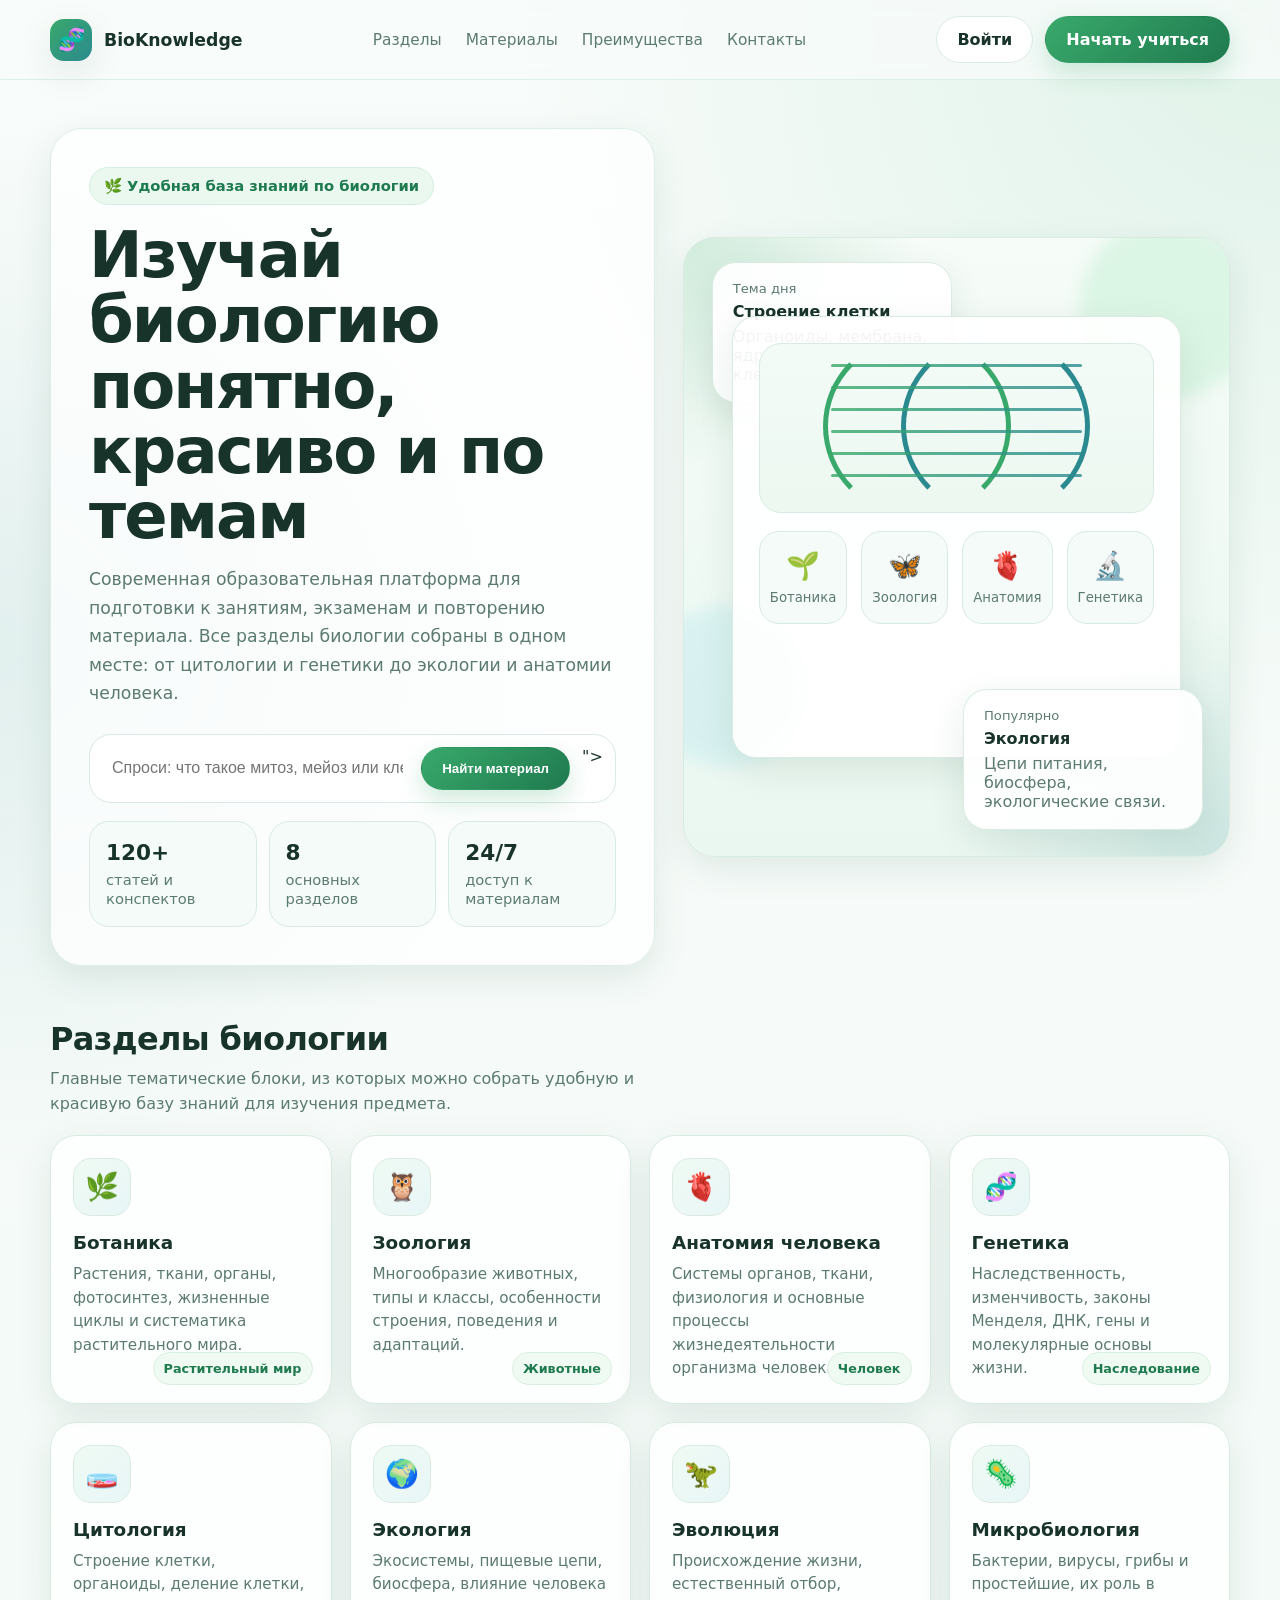
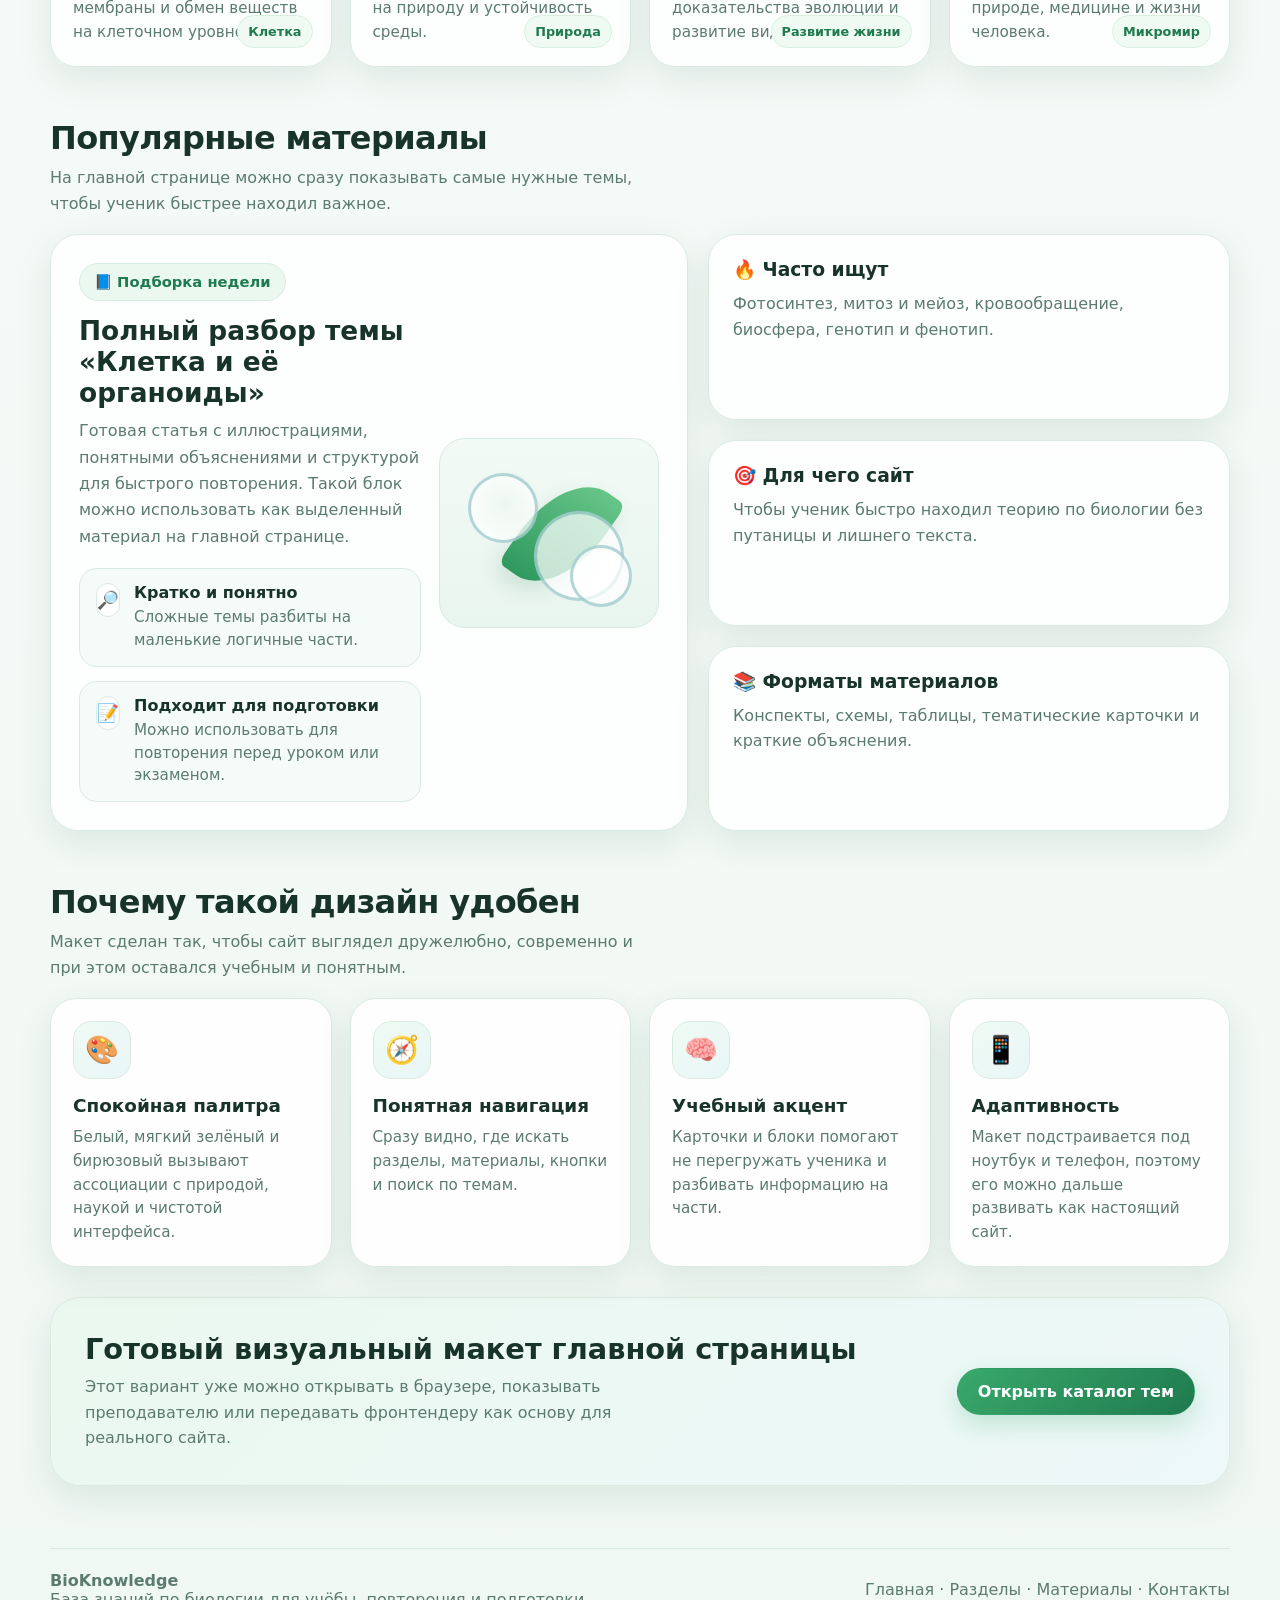
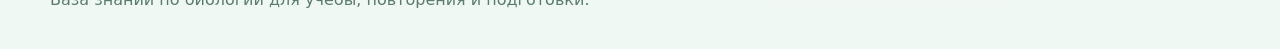
<file: index.html>
<!DOCTYPE html>
<html lang="ru">
<head>
  <meta charset="UTF-8" />
  <meta name="viewport" content="width=device-width, initial-scale=1.0" />
  <title>BioKnowledge — База знаний по биологии</title>
  <style>
    :root{
      --bg:#f5fbf8;
      --bg-2:#eef8f3;
      --card:#ffffff;
      --text:#18332a;
      --muted:#5c7b70;
      --line:#d9ebe1;
      --green:#39a96b;
      --green-dark:#1f7a4f;
      --teal:#2b8a8f;
      --accent:#dff5e7;
      --shadow:0 12px 35px rgba(30, 80, 56, 0.10);
      --radius:24px;
    }

    *{box-sizing:border-box}
    body{
      margin:0;
      font-family: Inter, system-ui, -apple-system, BlinkMacSystemFont, "Segoe UI", sans-serif;
      color:var(--text);
      background:
        radial-gradient(circle at top right, rgba(74,184,125,.14), transparent 22%),
        radial-gradient(circle at left 20%, rgba(43,138,143,.10), transparent 18%),
        linear-gradient(180deg, #f8fcfa 0%, #f0f8f4 100%);
    }

    a{text-decoration:none;color:inherit}
    .container{width:min(1180px, calc(100% - 40px)); margin:0 auto}
    .nav{
      position:sticky; top:0; z-index:20;
      backdrop-filter: blur(10px);
      background:rgba(248,252,250,0.78);
      border-bottom:1px solid rgba(217,235,225,.8);
    }
    .nav-inner{
      display:flex; align-items:center; justify-content:space-between;
      padding:16px 0;
    }
    .brand{
      display:flex; align-items:center; gap:12px; font-weight:800; font-size:1.08rem;
    }
    .brand-badge{
      width:42px; height:42px; border-radius:14px;
      background:linear-gradient(135deg, var(--green), var(--teal));
      display:grid; place-items:center; color:white; font-size:22px;
      box-shadow: var(--shadow);
    }
    .nav-links{
      display:flex; gap:24px; color:var(--muted); font-size:.96rem;
    }
    .nav-actions{
      display:flex; gap:12px; align-items:center;
    }
    .btn{
      display:inline-flex; align-items:center; justify-content:center;
      padding:13px 20px; border-radius:999px; border:1px solid transparent;
      font-weight:700; transition:.2s ease;
    }
    .btn-primary{
      background:linear-gradient(135deg, var(--green), var(--green-dark));
      color:white; box-shadow:0 10px 24px rgba(57,169,107,.24);
    }
    .btn-secondary{
      background:white; border-color:var(--line); color:var(--text);
    }

    .hero{
      padding:48px 0 28px;
    }
    .hero-grid{
      display:grid;
      grid-template-columns: 1.05fr .95fr;
      gap:28px;
      align-items:center;
    }
    .hero-card{
      background:rgba(255,255,255,.72);
      border:1px solid rgba(217,235,225,.85);
      box-shadow: var(--shadow);
      border-radius:32px;
      padding:38px;
    }
    .eyebrow{
      display:inline-flex; align-items:center; gap:10px;
      background:#eaf8f0; color:var(--green-dark);
      border:1px solid #d5efe0;
      padding:9px 14px; border-radius:999px;
      font-size:.92rem; font-weight:700;
      margin-bottom:18px;
    }
    h1{
      margin:0 0 16px;
      font-size:clamp(2.1rem, 5vw, 4.2rem);
      line-height:1.02;
      letter-spacing:-0.03em;
    }
    .lead{
      margin:0 0 26px;
      color:var(--muted);
      font-size:1.08rem;
      line-height:1.65;
      max-width:58ch;
    }
    .search{
      display:flex; gap:12px; padding:12px;
      background:white; border:1px solid var(--line);
      border-radius:22px; box-shadow: inset 0 1px 0 rgba(255,255,255,.8);
      margin-bottom:18px;
    }
    .search input{
      flex:1; border:none; outline:none; font-size:1rem; background:transparent; color:var(--text);
      padding:6px 6px 6px 10px;
    }
    .hero-actions{
      display:flex; flex-wrap:wrap; gap:12px; margin-bottom:22px;
    }
    .hero-stats{
      display:grid; grid-template-columns:repeat(3,1fr); gap:12px;
    }
    .stat{
      background:var(--bg);
      border:1px solid var(--line);
      border-radius:20px;
      padding:18px 16px;
    }
    .stat strong{
      display:block; font-size:1.35rem; margin-bottom:5px;
    }
    .stat span{
      color:var(--muted); font-size:.92rem;
    }

    .visual{
      position:relative;
      min-height:620px;
      border-radius:32px;
      padding:28px;
      background:
        radial-gradient(circle at top left, rgba(57,169,107,.20), transparent 28%),
        radial-gradient(circle at bottom right, rgba(43,138,143,.16), transparent 30%),
        linear-gradient(180deg, #f6fcf8, #eaf7f0);
      border:1px solid rgba(217,235,225,.9);
      box-shadow: var(--shadow);
      overflow:hidden;
    }
    .blob{
      position:absolute; border-radius:50%;
      filter: blur(8px); opacity:.55;
    }
    .blob.one{width:180px;height:180px;background:#c7f0d6; right:-30px; top:-20px;}
    .blob.two{width:160px;height:160px;background:#c8edf0; left:-40px; bottom:90px;}
    .panel{
      position:absolute; background:rgba(255,255,255,.92);
      border:1px solid rgba(217,235,225,.95);
      box-shadow: var(--shadow);
      border-radius:24px;
    }
    .panel.main{
      inset:78px 48px 98px 48px;
      padding:26px;
    }
    .panel.small{
      padding:18px 20px;
      width:240px;
    }
    .p-top{top:24px; left:28px;}
    .p-bottom{bottom:26px; right:26px;}
    .mini-label{
      font-size:.82rem; color:var(--muted); margin-bottom:6px;
    }
    .dna{
      width:100%; height:170px; border-radius:22px; position:relative;
      background:linear-gradient(180deg, #f3fbf6, #edf8f1);
      border:1px solid var(--line);
      overflow:hidden; margin-bottom:18px;
    }
    .helix{
      position:absolute; width:48%; height:180px; top:-8px;
      border-radius:999px;
      border:5px solid transparent;
    }
    .helix.left{left:16%; border-left-color:var(--green); border-right-color:var(--green);}
    .helix.right{right:16%; border-left-color:var(--teal); border-right-color:var(--teal);}
    .rung{
      position:absolute; left:18%; right:18%; height:3px;
      background:linear-gradient(90deg, var(--green), var(--teal));
      border-radius:999px;
      opacity:.8;
    }
    .bio-icons{
      display:grid; grid-template-columns:repeat(4,1fr); gap:14px;
    }
    .bio-icon{
      background:var(--bg);
      border:1px solid var(--line);
      border-radius:20px;
      padding:18px 10px;
      text-align:center;
      font-size:1.7rem;
    }
    .bio-icon span{
      display:block; font-size:.83rem; color:var(--muted); margin-top:8px;
    }

    section{padding:26px 0}
    .section-head{
      display:flex; justify-content:space-between; gap:20px; align-items:end;
      margin-bottom:18px;
    }
    .section-head h2{
      margin:0 0 8px; font-size:2rem; letter-spacing:-0.02em;
    }
    .section-head p{
      margin:0; color:var(--muted); max-width:60ch; line-height:1.6;
    }

    .cards{
      display:grid;
      grid-template-columns:repeat(4,1fr);
      gap:18px;
    }
    .card{
      background:rgba(255,255,255,.85);
      border:1px solid var(--line);
      border-radius:26px;
      padding:22px;
      box-shadow: var(--shadow);
      min-height:220px;
      position:relative;
      overflow:hidden;
    }
    .card .icon{
      width:58px; height:58px; border-radius:18px;
      display:grid; place-items:center;
      font-size:1.7rem;
      background:linear-gradient(135deg, #effaf3, #e8f6f7);
      border:1px solid var(--line);
      margin-bottom:16px;
    }
    .card h3{margin:0 0 10px; font-size:1.15rem}
    .card p{margin:0; color:var(--muted); line-height:1.55; font-size:.95rem}
    .chip{
      position:absolute; right:18px; bottom:18px;
      font-size:.8rem; color:var(--green-dark);
      background:#eefaf2; border:1px solid #d8efdf;
      padding:8px 10px; border-radius:999px; font-weight:700;
    }

    .feature-grid{
      display:grid; grid-template-columns:1.1fr .9fr; gap:20px;
    }
    .feature-large, .feature-stack > div{
      background:rgba(255,255,255,.88);
      border:1px solid var(--line);
      border-radius:28px;
      box-shadow: var(--shadow);
    }
    .feature-large{
      padding:28px;
      display:grid; grid-template-columns:1fr 220px; gap:18px; align-items:center;
    }
    .feature-stack{
      display:grid; gap:20px;
    }
    .feature-stack > div{padding:24px;}
    .illustration-box{
      height:190px; border-radius:26px; border:1px solid var(--line);
      background:
        radial-gradient(circle at 30% 35%, rgba(57,169,107,.28), transparent 18%),
        radial-gradient(circle at 65% 45%, rgba(43,138,143,.20), transparent 16%),
        linear-gradient(180deg, #f2faf5, #e9f5ef);
      position:relative; overflow:hidden;
    }
    .leaf, .cell{
      position:absolute; border-radius:50%;
    }
    .leaf{
      width:72px; height:120px; background:linear-gradient(180deg,#67c588,#2f995f);
      border-radius:70% 10% 70% 10%;
      transform:rotate(35deg);
      top:35px; right:60px;
      box-shadow:0 10px 20px rgba(36,117,74,.15);
    }
    .cell{
      width:70px; height:70px; background:rgba(255,255,255,.72);
      border:3px solid rgba(43,138,143,.35);
    }
    .cell.one{left:28px; top:34px;}
    .cell.two{left:94px; bottom:26px; width:90px; height:90px;}
    .cell.three{right:26px; bottom:20px; width:62px; height:62px;}

    .list{
      display:grid; gap:14px; margin-top:18px;
    }
    .list-item{
      display:flex; gap:14px; align-items:flex-start;
      background:var(--bg);
      border:1px solid var(--line);
      border-radius:18px; padding:14px 16px;
    }
    .dot{
      width:34px; height:34px; border-radius:12px;
      display:grid; place-items:center;
      background:white; border:1px solid var(--line);
      font-size:1.1rem;
    }
    .list-item strong{display:block; margin-bottom:4px}
    .list-item span{color:var(--muted); font-size:.95rem; line-height:1.5}

    .cta{
      margin:30px 0 10px;
      background:linear-gradient(135deg, #eaf8f0, #edf8f8);
      border:1px solid var(--line);
      border-radius:30px;
      padding:34px;
      box-shadow: var(--shadow);
      display:flex; justify-content:space-between; gap:20px; align-items:center;
    }
    .cta h3{margin:0 0 8px; font-size:1.8rem}
    .cta p{margin:0; color:var(--muted); max-width:58ch; line-height:1.6}

    footer{
      padding:26px 0 40px;
      color:var(--muted);
    }
    .footer-box{
      display:flex; justify-content:space-between; gap:20px; align-items:center;
      border-top:1px solid var(--line);
      padding-top:22px;
    }

    @media (max-width: 1100px){
      .hero-grid, .feature-grid, .feature-large{grid-template-columns:1fr}
      .cards{grid-template-columns:repeat(2,1fr)}
      .visual{min-height:540px}
      .panel.main{inset:84px 28px 92px 28px;}
    }
    @media (max-width: 720px){
      .nav-links{display:none}
      .hero-card, .visual, .card, .feature-large, .feature-stack>div, .cta{padding:22px}
      .cards, .hero-stats{grid-template-columns:1fr}
      .search{flex-direction:column}
      .panel.small{position:relative; width:auto}
      .p-top,.p-bottom{top:auto;left:auto;right:auto;bottom:auto; margin-top:14px}
      .panel.main{position:relative; inset:auto; margin-top:16px}
      .visual{min-height:auto; display:flex; flex-direction:column}
      .bio-icons{grid-template-columns:repeat(2,1fr)}
      .cta, .footer-box{flex-direction:column; align-items:flex-start}
    }
  </style>
</head>
<body>
  <nav class="nav">
    <div class="container nav-inner">
      <div class="brand">
        <div class="brand-badge">🧬</div>
        <div>BioKnowledge</div>
      </div>
      <div class="nav-links">
        <a href="#sections">Разделы</a>
        <a href="#materials">Материалы</a>
        <a href="#benefits">Преимущества</a>
        <a href="#contacts">Контакты</a>
      </div>
      <div class="nav-actions">
        <a class="btn btn-secondary" href="#">Войти</a>
        <a class="btn btn-primary" href="#">Начать учиться</a>
      </div>
    </div>
  </nav>

  <header class="hero">
    <div class="container hero-grid">
      <div class="hero-card">
        <div class="eyebrow">🌿 Удобная база знаний по биологии</div>
        <h1>Изучай биологию<br>понятно, красиво и по темам</h1>
        <p class="lead">
          Современная образовательная платформа для подготовки к занятиям, экзаменам и повторению материала.
          Все разделы биологии собраны в одном месте: от цитологии и генетики до экологии и анатомии человека.
        </p>

        <div class="search">
          <input
                  id="questionInput"
                  type="text"
                  placeholder="Спроси: что такое митоз, мейоз или клетка"
          />
          <button class="btn btn-primary" id="askButton">Найти материал</button>
          "></div>

        <div id="answerBox" style="
  margin-top: 12px;
  padding: 16px;
  border-radius: 18px;
  background: #eefaf2;
  border: 1px solid #d8efdf;
  color: #18332a;
  display: none;
          
        </div>

        <div class="hero-actions">
          <a class="btn btn-primary" href="#sections">Смотреть разделы</a>
          <a class="btn btn-secondary" href="#materials">Популярные материалы</a>
        </div>

        <div class="hero-stats">
          <div class="stat">
            <strong>120+</strong>
            <span>статей и конспектов</span>
          </div>
          <div class="stat">
            <strong>8</strong>
            <span>основных разделов</span>
          </div>
          <div class="stat">
            <strong>24/7</strong>
            <span>доступ к материалам</span>
          </div>
        </div>
      </div>

      <div class="visual">
        <div class="blob one"></div>
        <div class="blob two"></div>

        <div class="panel small p-top">
          <div class="mini-label">Тема дня</div>
          <strong>Строение клетки</strong>
          <div style="color:var(--muted); margin-top:6px;">Органоиды, мембрана, ядро и функции клетки.</div>
        </div>

        <div class="panel main">
          <div class="dna">
            <div class="helix left"></div>
            <div class="helix right"></div>
            <div class="rung" style="top:20px;"></div>
            <div class="rung" style="top:42px;"></div>
            <div class="rung" style="top:64px;"></div>
            <div class="rung" style="top:86px;"></div>
            <div class="rung" style="top:108px;"></div>
            <div class="rung" style="top:130px;"></div>
          </div>

          <div class="bio-icons">
            <div class="bio-icon">🌱<span>Ботаника</span></div>
            <div class="bio-icon">🦋<span>Зоология</span></div>
            <div class="bio-icon">🫀<span>Анатомия</span></div>
            <div class="bio-icon">🔬<span>Генетика</span></div>
          </div>
        </div>

        <div class="panel small p-bottom">
          <div class="mini-label">Популярно</div>
          <strong>Экология</strong>
          <div style="color:var(--muted); margin-top:6px;">Цепи питания, биосфера, экологические связи.</div>
        </div>
      </div>
    </div>
  </header>

  <section id="sections">
    <div class="container">
      <div class="section-head">
        <div>
          <h2>Разделы биологии</h2>
          <p>Главные тематические блоки, из которых можно собрать удобную и красивую базу знаний для изучения предмета.</p>
        </div>
      </div>

      <div class="cards">
        <article class="card">
          <div class="icon">🌿</div>
          <h3>Ботаника</h3>
          <p>Растения, ткани, органы, фотосинтез, жизненные циклы и систематика растительного мира.</p>
          <div class="chip">Растительный мир</div>
        </article>

        <article class="card">
          <div class="icon">🦉</div>
          <h3>Зоология</h3>
          <p>Многообразие животных, типы и классы, особенности строения, поведения и адаптаций.</p>
          <div class="chip">Животные</div>
        </article>

        <article class="card">
          <div class="icon">🫀</div>
          <h3>Анатомия человека</h3>
          <p>Системы органов, ткани, физиология и основные процессы жизнедеятельности организма человека.</p>
          <div class="chip">Человек</div>
        </article>

        <article class="card">
          <div class="icon">🧬</div>
          <h3>Генетика</h3>
          <p>Наследственность, изменчивость, законы Менделя, ДНК, гены и молекулярные основы жизни.</p>
          <div class="chip">Наследование</div>
        </article>

        <article class="card">
          <div class="icon">🧫</div>
          <h3>Цитология</h3>
          <p>Строение клетки, органоиды, деление клетки, мембраны и обмен веществ на клеточном уровне.</p>
          <div class="chip">Клетка</div>
        </article>

        <article class="card">
          <div class="icon">🌍</div>
          <h3>Экология</h3>
          <p>Экосистемы, пищевые цепи, биосфера, влияние человека на природу и устойчивость среды.</p>
          <div class="chip">Природа</div>
        </article>

        <article class="card">
          <div class="icon">🦖</div>
          <h3>Эволюция</h3>
          <p>Происхождение жизни, естественный отбор, доказательства эволюции и развитие видов.</p>
          <div class="chip">Развитие жизни</div>
        </article>

        <article class="card">
          <div class="icon">🦠</div>
          <h3>Микробиология</h3>
          <p>Бактерии, вирусы, грибы и простейшие, их роль в природе, медицине и жизни человека.</p>
          <div class="chip">Микромир</div>
        </article>
      </div>
    </div>
  </section>

  <section id="materials">
    <div class="container">
      <div class="section-head">
        <div>
          <h2>Популярные материалы</h2>
          <p>На главной странице можно сразу показывать самые нужные темы, чтобы ученик быстрее находил важное.</p>
        </div>
      </div>

      <div class="feature-grid">
        <div class="feature-large">
          <div>
            <div class="eyebrow" style="margin-bottom:14px;">📘 Подборка недели</div>
            <h3 style="margin:0 0 10px; font-size:1.65rem;">Полный разбор темы «Клетка и её органоиды»</h3>
            <p style="margin:0; color:var(--muted); line-height:1.65;">
              Готовая статья с иллюстрациями, понятными объяснениями и структурой для быстрого повторения.
              Такой блок можно использовать как выделенный материал на главной странице.
            </p>
            <div class="list">
              <div class="list-item">
                <div class="dot">🔎</div>
                <div><strong>Кратко и понятно</strong><span>Сложные темы разбиты на маленькие логичные части.</span></div>
              </div>
              <div class="list-item">
                <div class="dot">📝</div>
                <div><strong>Подходит для подготовки</strong><span>Можно использовать для повторения перед уроком или экзаменом.</span></div>
              </div>
            </div>
          </div>
          <div class="illustration-box">
            <div class="leaf"></div>
            <div class="cell one"></div>
            <div class="cell two"></div>
            <div class="cell three"></div>
          </div>
        </div>

        <div class="feature-stack">
          <div>
            <h3 style="margin:0 0 10px;">🔥 Часто ищут</h3>
            <p style="margin:0; color:var(--muted); line-height:1.6;">Фотосинтез, митоз и мейоз, кровообращение, биосфера, генотип и фенотип.</p>
          </div>
          <div>
            <h3 style="margin:0 0 10px;">🎯 Для чего сайт</h3>
            <p style="margin:0; color:var(--muted); line-height:1.6;">Чтобы ученик быстро находил теорию по биологии без путаницы и лишнего текста.</p>
          </div>
          <div>
            <h3 style="margin:0 0 10px;">📚 Форматы материалов</h3>
            <p style="margin:0; color:var(--muted); line-height:1.6;">Конспекты, схемы, таблицы, тематические карточки и краткие объяснения.</p>
          </div>
        </div>
      </div>
    </div>
  </section>

  <section id="benefits">
    <div class="container">
      <div class="section-head">
        <div>
          <h2>Почему такой дизайн удобен</h2>
          <p>Макет сделан так, чтобы сайт выглядел дружелюбно, современно и при этом оставался учебным и понятным.</p>
        </div>
      </div>

      <div class="cards">
        <article class="card">
          <div class="icon">🎨</div>
          <h3>Спокойная палитра</h3>
          <p>Белый, мягкий зелёный и бирюзовый вызывают ассоциации с природой, наукой и чистотой интерфейса.</p>
        </article>
        <article class="card">
          <div class="icon">🧭</div>
          <h3>Понятная навигация</h3>
          <p>Сразу видно, где искать разделы, материалы, кнопки и поиск по темам.</p>
        </article>
        <article class="card">
          <div class="icon">🧠</div>
          <h3>Учебный акцент</h3>
          <p>Карточки и блоки помогают не перегружать ученика и разбивать информацию на части.</p>
        </article>
        <article class="card">
          <div class="icon">📱</div>
          <h3>Адаптивность</h3>
          <p>Макет подстраивается под ноутбук и телефон, поэтому его можно дальше развивать как настоящий сайт.</p>
        </article>
      </div>

      <div class="cta">
        <div>
          <h3>Готовый визуальный макет главной страницы</h3>
          <p>Этот вариант уже можно открывать в браузере, показывать преподавателю или передавать фронтендеру как основу для реального сайта.</p>
        </div>
        <a class="btn btn-primary" href="#">Открыть каталог тем</a>
      </div>
    </div>
  </section>

  <footer id="contacts">
    <div class="container footer-box">
      <div>
        <strong>BioKnowledge</strong><br>
        <span>База знаний по биологии для учёбы, повторения и подготовки.</span>
      </div>
      <div>Главная · Разделы · Материалы · Контакты</div>
    </div>
  </footer>
  <script>
    const API_URL = "http://localhost:5237";

    const questionInput = document.getElementById("questionInput");
    const askButton = document.getElementById("askButton");
    const answerBox = document.getElementById("answerBox");

    async function askQuestion() {
      const question = questionInput.value.trim();

      if (question === "") {
        answerBox.style.display = "block";
        answerBox.textContent = "Введите вопрос.";
        return;
      }

      try {
        const response = await fetch(`${API_URL}/ask`, {
          method: "POST",
          headers: {
            "Content-Type": "application/json"
          },
          body: JSON.stringify({
            question: question
          })
        });

        const answer = await response.text();

        answerBox.style.display = "block";
        answerBox.textContent = answer;
      } catch (error) {
        answerBox.style.display = "block";
        answerBox.textContent = "Не удалось подключиться к серверу. Проверь, запущен ли бэкенд.";
        console.error(error);
      }
    }

    askButton.addEventListener("click", askQuestion);

    questionInput.addEventListener("keydown", function (event) {
      if (event.key === "Enter") {
        askQuestion();
      }
    });
  </script>
</body>
</html>
</file>
